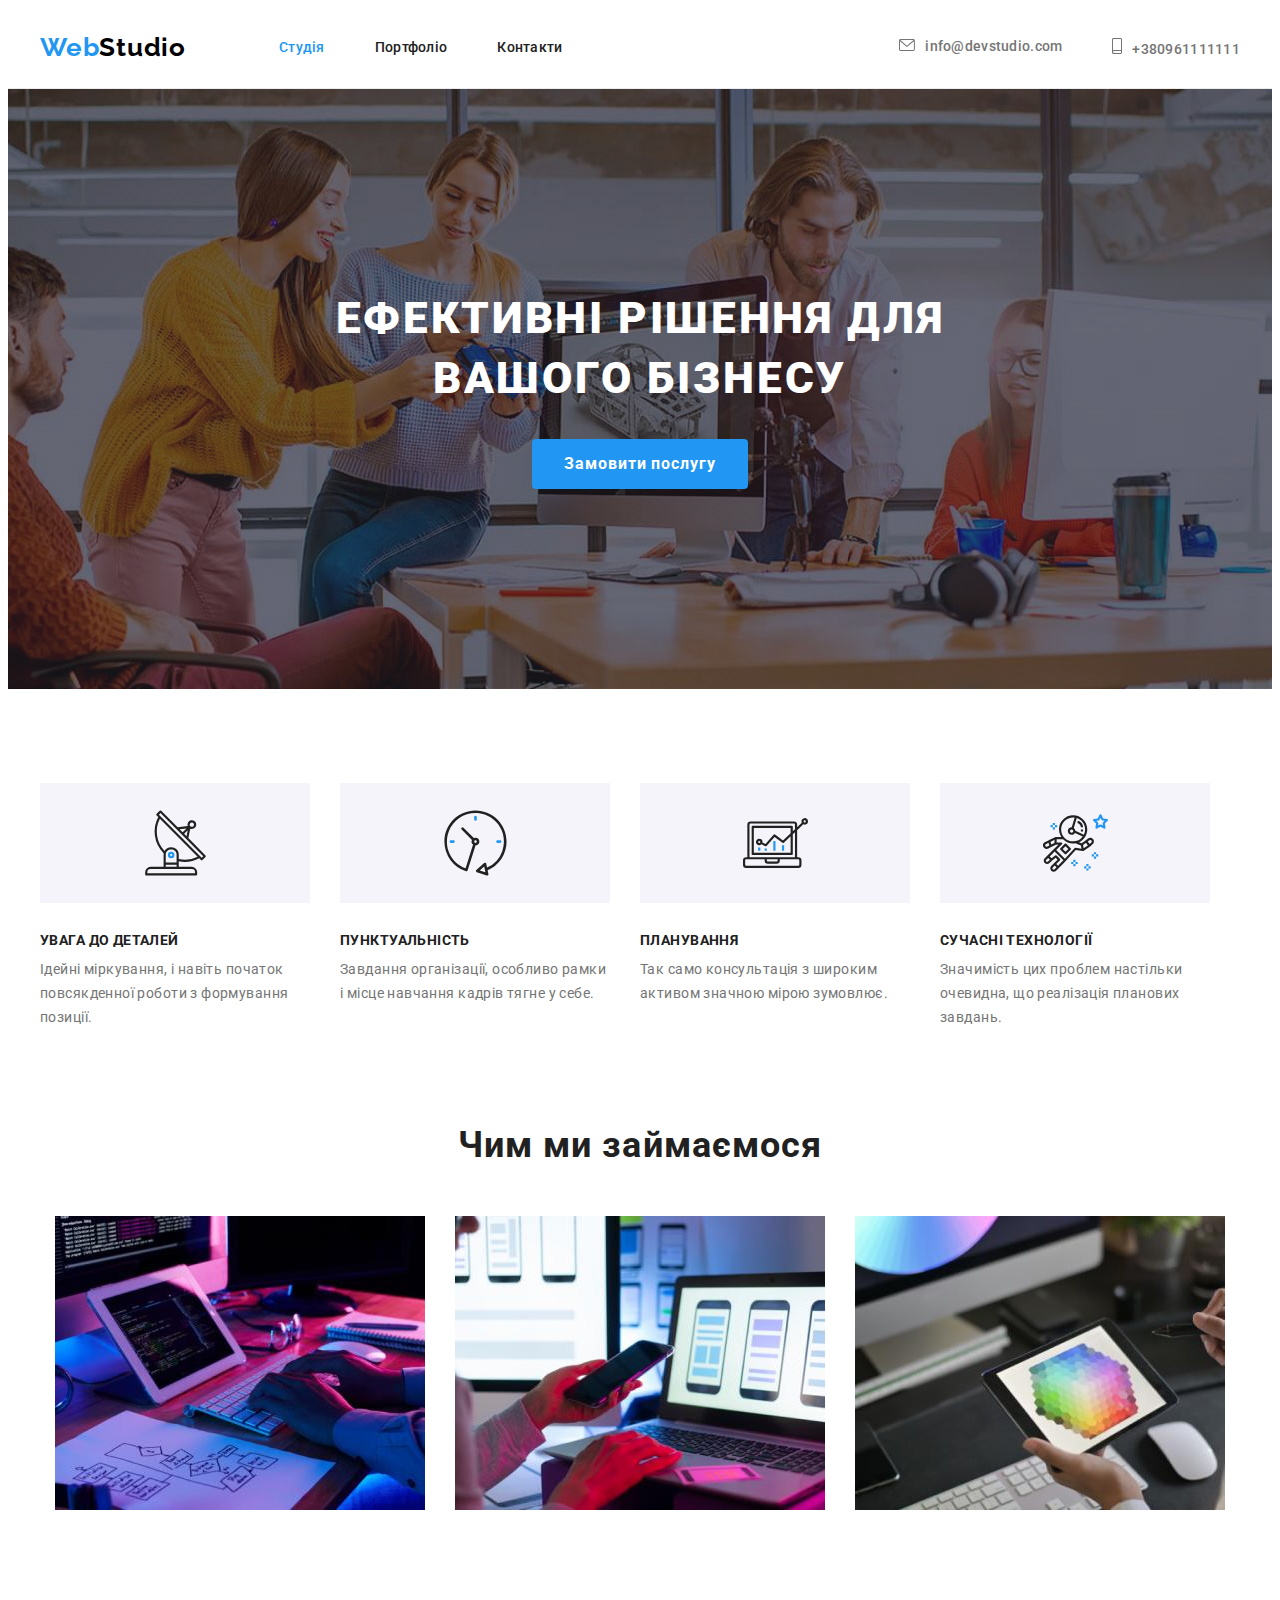
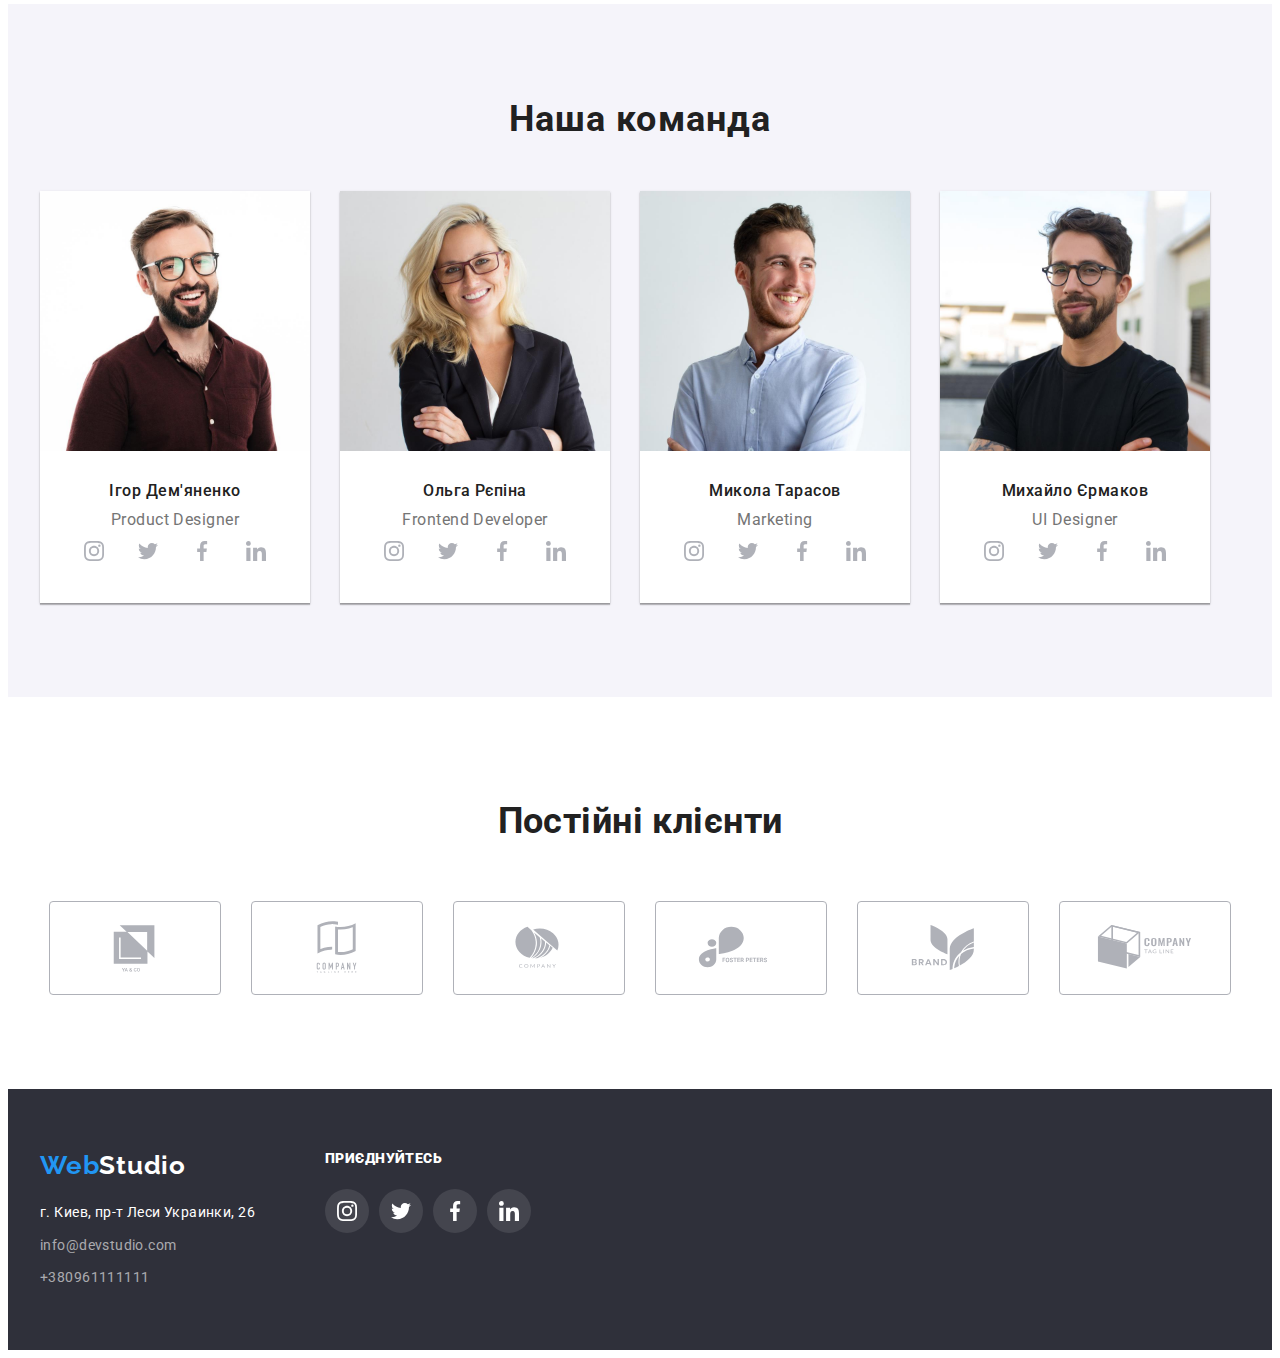
<file: index.html>
<!DOCTYPE html>
<html lang="uk">
<head>
    <meta charset="UTF-8">
    <meta http-equiv="X-UA-Compatible" content="IE=edge">
    <meta name="viewport" content="width=device-width, initial-scale=1.0">
    <title>Головна</title>
    <link rel="preconnect" href="https://fonts.googleapis.com">
    <link rel="preconnect" href="https://fonts.gstatic.com" crossorigin>
    <link href="https://fonts.googleapis.com/css2?family=Raleway:wght@700&family=Roboto:wght@400;500;700;900&display=swap"
    rel="stylesheet">
    <link rel="stylesheet" href="https://cdnjs.cloudflare.com/ajax/libs/modern-normalize/1.1.0/modern-normalize.min.css" integrity="sha512-wpPYUAdjBVSE4KJnH1VR1HeZfpl1ub8YT/NKx4PuQ5NmX2tKuGu6U/JRp5y+Y8XG2tV+wKQpNHVUX03MfMFn9Q==" crossorigin="anonymous" referrerpolicy="no-referrer" />
    <link rel="stylesheet" href="./css/styles.css">
</head>
<body>
    <header class="header">
        <div class="container header-box">
        <nav class="header-nav">
            <a class="header-logo" href="/index.html"><span class="logo-one">Web</span><span class="logo-two">Studio</span></a>
            <ul class="header-list">
            <li class="head-li"><a class="header-link current" href="./index.html">Студія</a></li>
            <li class="head-li"><a class="header-link" href="./portfolio.html">Портфоліо</a></li>
            <li class="head-li"><a class="header-link" href="#">Контакти</a></li>
           </ul>
</nav>
    <ul class="header-adress">
        <li class="header-li">
            <a class="header-mail" href="mailto:info@devstudio.com">
                <svg class="envelope">
                    <use href="./sprire.svg#icon-envelope"></use>
                </svg>info@devstudio.com</a>
        </li>
        <li class="header-li">
            <a class="header-tel" href="tel:+380961111111">
                <svg class="smartphone">
                    <use href="./sprire.svg#icon-smartphone"></use>
                </svg>+380961111111</a>
        </li>
    </ul>
        </div>
    </header>
    <main class="main">
        <section class="main-hero">
            <div class="container">
            <h1 class="main-head">Ефективні рішення для вашого бізнесу</h1>
            <button class="main-button" type="button">Замовити послугу</button>
            </div>
        </section>
        <section class="main-privilege">
        <div class="container menu-box">
        <h2 class="visually-hidden">Наші переваги</h2>
        <ul class="main-list">
            <li class="main-card">
                <div class="antenna-box">
                    <svg class="icon-antenna">
                        <use href="./sprire.svg#icon-antenna"></use>
                    </svg>
                </div>
            <h3 class="main-header">Увага до деталей</h3>
            <p class="main-text">Ідейні міркування, і навіть початок повсякденної роботи з формування позиції.</p>
            </li>
            <li class="main-card">
                <div class="clock-box"><svg class="icon-clock">
                    <use href="./sprire.svg#icon-clock"></use>
                </svg></div>
            <h3 class="main-header">Пунктуальність</h3>
             <p class="main-text">Завдання організації, особливо рамки і місце навчання кадрів тягне у себе.</p>
            </li>
            <li class="main-card">
                <div class="diagram-box"><svg class="icon-diagram">
                    <use href="./sprire.svg#icon-diagram"></use>
                </svg>
            </div>
                <h3 class="main-header">Планування</h3>
                <p class="main-text">Так само консультація з широким активом значною мірою зумовлює.</p>
            </li>
            <li class="main-card">
                <div class="astronaut-box"><svg class="icon-astronaut">
                    <use href="./sprire.svg#icon-astronaut"></use>
                </svg>
            </div>
                <h3 class="main-header">Сучасні технології</h3>
                <p class="main-text">Значимість цих проблем настільки очевидна, що реалізація планових завдань.</p>
            </li>
        </ul>
        </div>
    </section>
    <section class="main-profile">
        <div class="container">
        <h2 class="main-description">Чим ми займаємося</h2>
        <ul class="main-item">
            <li class="main-photo"><img src="./images/wtopc1.jpg" alt="Робота за пк" width="370" height="294"></li>
            <li class="main-photo"><img src="./images/wtomv2.jpg" alt="Розробка мобільної версії" width="370" height="294"></li>
            <li class="main-photo"><img src="./images/wtolp3.jpg" alt="Робота на планшеті" width="370" height="294"></li>
        </ul>
    </div>
    </section>
    <section class="main-team">
        <div class="container">
        <h2 class="main-teammate">Наша команда</h2>
        <ul class="main-teamlist">
        <li class="main-portrait">
            <img src="./images/igord.jpg" alt="Ігор Дем'яненко" width="270" height="260">
            <div class="main-surname">
            <h3 class="main-name">Ігор Дем'яненко</h3>
            <p class="main-word">Product Designer</p>
            <ul class="main-slist">
             <li>
                <a class="slist-link" href="#">
                    <svg class="icons">
                        <use href="./sprire.svg#icon-instagram"></use>
                    </svg>
                </a>
            </li>
             <li>
                <a class="slist-link" href="#">
                    <svg class="icons">
                        <use href="./sprire.svg#icon-twitter"></use>
                    </svg>
                </a>
             </li>
             <li>
                <a class="slist-link" href="#">
                    <svg class="icons">
                        <use href="./sprire.svg#icon-facebook"></use>
                    </svg>
                </a>
            </li>
             <li>
                <a class="slist-link" href="#">
                    <svg class="icons">
                        <use href="./sprire.svg#icon-linkedin"></use>
                    </svg>
            </a>
            </li>
            </ul>
            </div>
        </li>
        <li class="main-portrait">
        <img src="./images/olgar.jpg" alt="Ольга Рєпіна" width="270" height="260">
            <div class="main-surname">
            <h3 class="main-name">Ольга Рєпіна</h3>
            <p class="main-word">Frontend Developer</p>
            <ul class="main-slist">
                <li>
                    <a class="slist-link" href="#">
                        <svg class="icons">
                            <use href="./sprire.svg#icon-instagram"></use>
                        </svg>
                    </a>
                </li>
                <li>
                    <a class="slist-link" href="#">
                        <svg class="icons">
                            <use href="./sprire.svg#icon-twitter"></use>
                        </svg>
                    </a>
                </li>
                <li>
                    <a class="slist-link" href="#">
                        <svg class="icons">
                            <use href="./sprire.svg#icon-facebook"></use>
                        </svg>
                    </a>
                </li>
                <li>
                    <a class="slist-link" href="#">
                        <svg class="icons">
                            <use href="./sprire.svg#icon-linkedin"></use>
                        </svg>
                    </a>
                </li>
            </ul>
            </div>
        </li>
        <li class="main-portrait">
            <img src="./images/mykolat.jpg" alt="Микола Тарасов" width="270" height="260">
            <div class="main-surname">
            <h3 class="main-name">Микола Тарасов</h3>
            <p class="main-word">Marketing</p>
            <ul class="main-slist">
                <li>
                    <a class="slist-link" href="#">
                        <svg class="icons">
                            <use href="./sprire.svg#icon-instagram"></use>
                        </svg>
                    </a>
                </li>
                <li>
                    <a class="slist-link" href="#">
                        <svg class="icons">
                            <use href="./sprire.svg#icon-twitter"></use>
                        </svg>
                    </a>
                </li>
                <li>
                    <a class="slist-link" href="#">
                        <svg class="icons">
                            <use href="./sprire.svg#icon-facebook"></use>
                        </svg>
                    </a>
                </li>
                <li>
                    <a class="slist-link" href="#">
                        <svg class="icons">
                            <use href="./sprire.svg#icon-linkedin"></use>
                        </svg>
                    </a>
                </li>
            </ul>
            </div>
        </li>
        <li class="main-portrait">
            <img src="./images/mykhailoerm.jpg" alt="Михайло Єрмаков" width="270" height="260">
            <div class="main-surname">
            <h3 class="main-name">Михайло Єрмаков</h3>
            <p class="main-word">UI Designer</p>
            <ul class="main-slist">
                <li class="slist-list">
                    <a class="slist-link" href="#">
                        <svg class="icons">
                            <use href="./sprire.svg#icon-instagram"></use>
                        </svg>
                    </a>
                </li>
                <li class="slist-list">
                    <a class="slist-link" href="#">
                        <svg class="icons">
                            <use href="./sprire.svg#icon-twitter"></use>
                        </svg>
                    </a>
                </li>
                <li class="slist-list">
                    <a class="slist-link" href="#">
                        <svg class="icons">
                            <use href="./sprire.svg#icon-facebook"></use>
                        </svg>
                    </a>
                </li>
                <li class="slist-list">
                    <a class="slist-link" href="#">
                        <svg class="icons">
                            <use href="./sprire.svg#icon-linkedin"></use>
                        </svg>
                    </a>
                </li>
            </ul>
            </div>
        </li>
    </ul>
    </div>
    </section>
    <section class="main-clients">
        <div class="container">
            <h2 class="head-clients">Постійні клієнти</h2>
            <ul class="main-customlist">
                <li><a class="customer-link" href="#"><svg class="iconn"><use href="./sprire.svg#icon-Logo"></use></svg></a></li>
                <li><a class="customer-link" href="#"><svg class="iconn"><use href="./sprire.svg#icon-Logo1"></use></svg></a></li>
                <li><a class="customer-link" href="#"><svg class="iconn"><use href="./sprire.svg#icon-Logo2"></use></svg></a></li>
                <li><a class="customer-link" href="#"><svg class="iconn"><use href="./sprire.svg#icon-Logo3"></use></svg></a></li>
                <li><a class="customer-link" href="#"><svg class="iconn"><use href="./sprire.svg#icon-Logo4"></use></svg></a></li>
                <li><a class="customer-link" href="#"><svg class="iconn"><use href="./sprire.svg#icon-Logo5"></use></svg></a></li>
            </ul>
        </div>
    </section>
    </main>
    <footer class="footer">
        <div class="container">
            <div class="footer-general">
            <a class="footer-logo" href="/index.html"><span class="logo-three">Web</span><span class="logo-four">Studio</span></a>
            <address class="footer-adress">
            <ul class="footer-list">
                <li class="footer-word"><a class="footer-text" href="https://goo.gl/maps/96KCpsjnLDsCxa1P7" target="_blank" rel="noopener noreferrer">г. Киев, пр-т
                    Леси Украинки, 26</a></li>
                <li class="footer-word"><a class="footer-link" href="mailto:info@devstudio.com">info@devstudio.com</a></li>
                <li class="footer-word"><a class="footer-link" href="tel:+380961111111">+380961111111</a></li>
            </ul>
        </address>
        </div>
        <div class="footer-social">
            <span class="footer-title"><b>приєднуйтесь</b></span>
            <ul class="footer-slist">
                <li><a href="https://www.instagram.com/" class="social-links" target="_blank"><svg class="icon"><use href="./sprire.svg#icon-instagram"></use></svg></a></li>
                <li><a href="https://www.twitter.com/" class="social-links" target="_blank"><svg class="icon"><use href="./sprire.svg#icon-twitter"></use></svg></a></li>
                <li><a href="https://www.facebook.com/" class="social-links" target="_blank"><svg class="icon"><use href="./sprire.svg#icon-facebook"></use></svg></a></li>
                <li><a href="https://www.linkedin.com/" class="social-links" target="_blank"><svg class="icon"><use href="./sprire.svg#icon-linkedin"></use></svg></a></li>
            </ul>
        </div>
        </div>
    </footer>
</body>
</html>
</file>
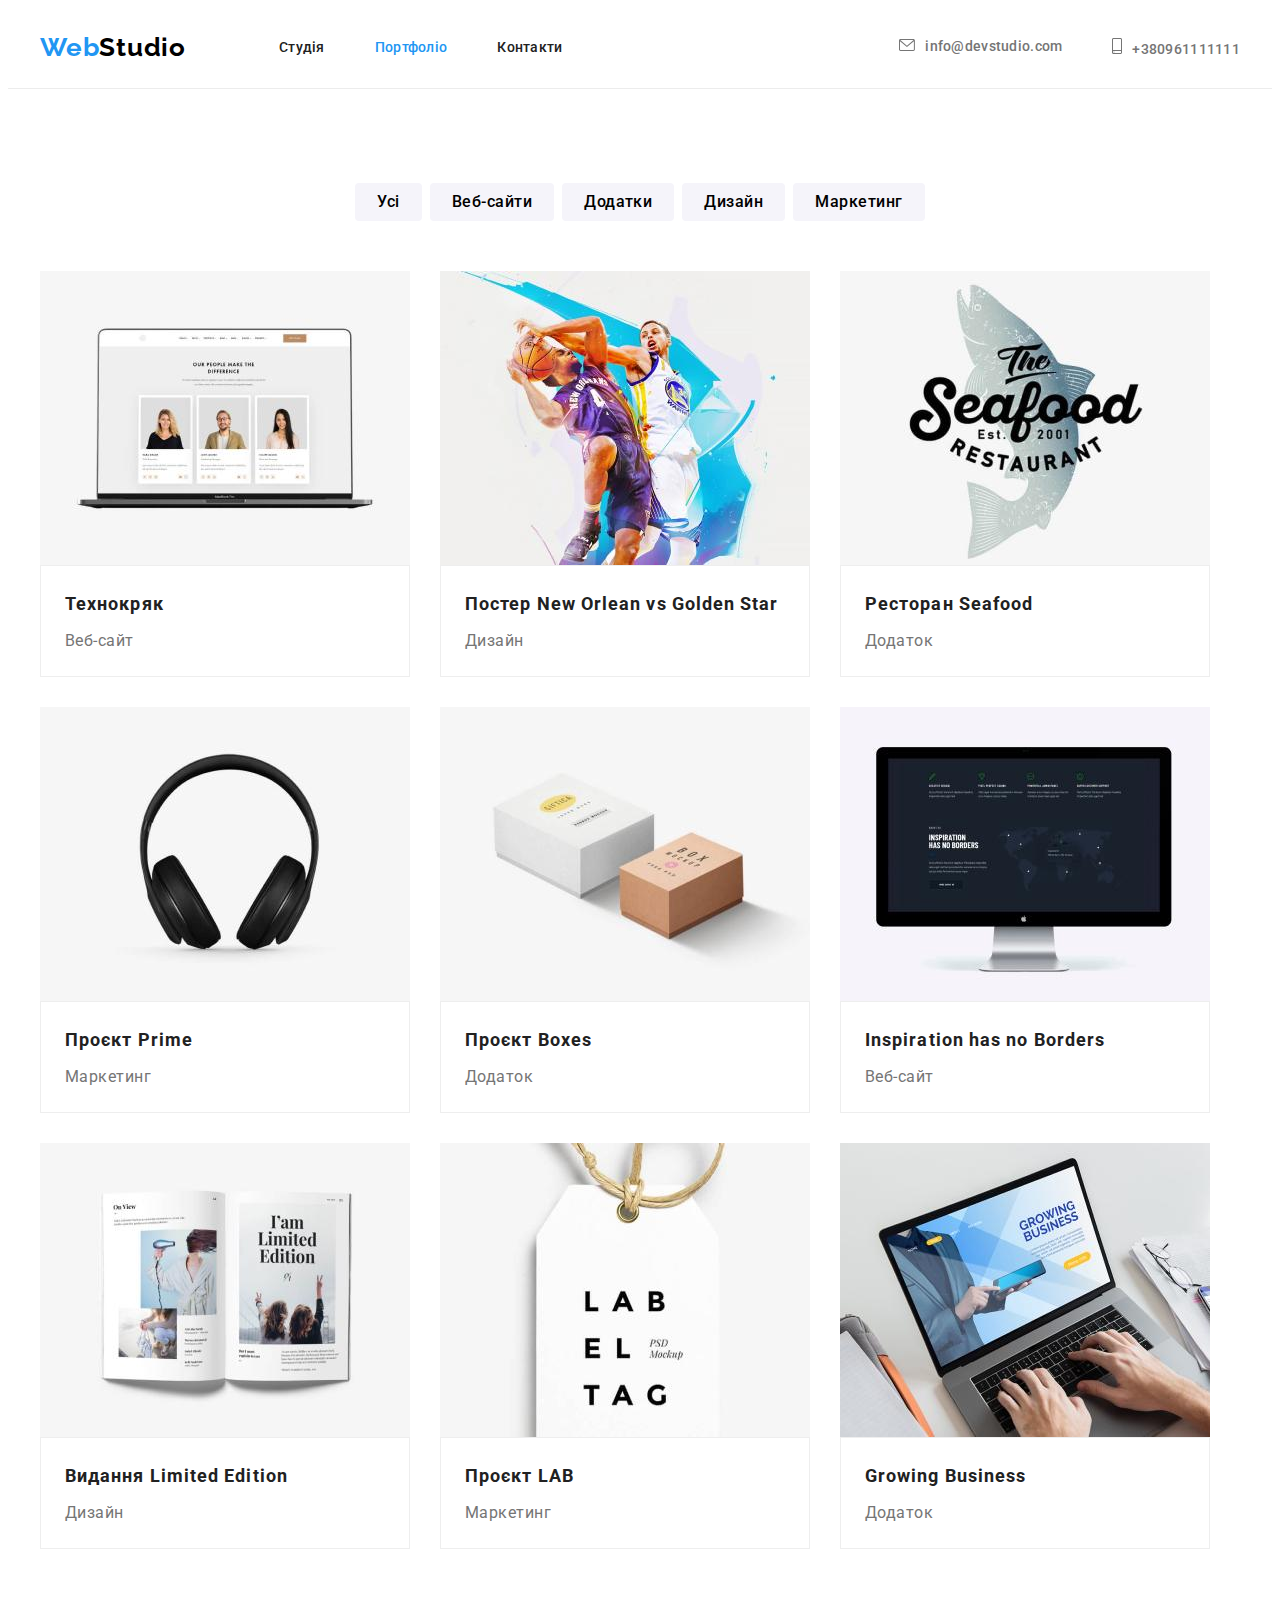
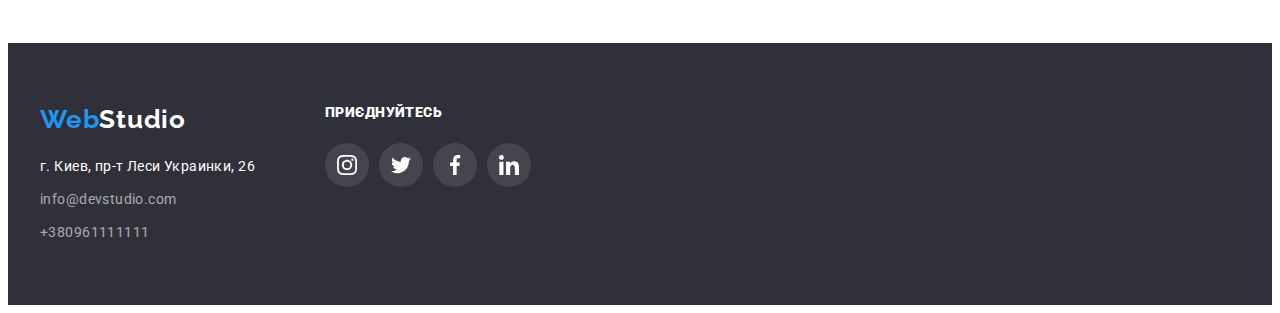
<file: portfolio.html>
<!DOCTYPE html>
<html lang="uk">
<head>
    <meta charset="UTF-8">
    <meta http-equiv="X-UA-Compatible" content="IE=edge">
    <meta name="viewport" content="width=device-width, initial-scale=1.0">
    <title>Портфоліо</title>
    <link rel="preconnect" href="https://fonts.googleapis.com">
    <link rel="preconnect" href="https://fonts.gstatic.com" crossorigin>
    <link href="https://fonts.googleapis.com/css2?family=Raleway:wght@700&family=Roboto:wght@400;500;700;900&display=swap"
    rel="stylesheet">
    <link rel="stylesheet" href="https://cdnjs.cloudflare.com/ajax/libs/modern-normalize/1.1.0/modern-normalize.min.css" integrity="sha512-wpPYUAdjBVSE4KJnH1VR1HeZfpl1ub8YT/NKx4PuQ5NmX2tKuGu6U/JRp5y+Y8XG2tV+wKQpNHVUX03MfMFn9Q==" crossorigin="anonymous" referrerpolicy="no-referrer" />
    <link rel="stylesheet" href="./css/styles.css">
</head>
<body>
<header class="header">
    <div class="container header-box">
        <nav class="header-nav">
            <a class="header-logo" href="/index.html"><span class="logo-one">Web</span><span
                    class="logo-two">Studio</span></a>
            <ul class="header-list">
                <li class="head-li"><a class="header-link" href="./index.html">Студія</a></li>
                <li class="head-li"><a class="header-link current" href="./portfolio.html">Портфоліо</a></li>
                <li class="head-li"><a class="header-link" href="#">Контакти</a></li>
            </ul>
        </nav>
        <ul class="header-adress">
            <li class="header-li">
                <a class="header-mail" href="mailto:info@devstudio.com">
                    <svg class="envelope">
                        <use href="./sprire.svg#icon-envelope"></use>
                    </svg>info@devstudio.com</a>
            </li>
            <li class="header-li">
                <a class="header-tel" href="tel:+380961111111">
                    <svg class="smartphone">
                        <use href="./sprire.svg#icon-smartphone"></use>
                    </svg>+380961111111</a>
            </li>
        </ul>
    </div>
</header>
    <main class="main">
        <section class="main-items">
            <div class="container">
            <h1 class="visually-hidden">Наші роботи</h1>
            <ul class="main-btns">
            <li class="main-pic"><button class="main-btn" type="button">Усі</button></li>
            <li class="main-pic"><button class="main-btn" type="button">Веб-сайти</button></li>
            <li class="main-pic"><button class="main-btn" type="button">Додатки</button></li>
            <li class="main-pic"><button class="main-btn" type="button">Дизайн</button></li>
            <li class="main-pic"><button class="main-btn" type="button">Маркетинг</button></li>
            </ul>
            <div class="main-icons">
            <ul class="main-icon">
            <li class="main-img">
                <img src="./images/img1.jpg" alt="Сторінка веб-сайту" width="370" height="294">
                <div class="main-cards">
                <h2 class="main-project">Технокряк</h2>
                <p class="main-desc">Веб-сайт</p>
                </div>
            </li>
            <li class="main-img">
                <img src="./images/img2.jpg" alt="Постер New Orlean" width="370" height="294">
                <div class="main-cards">
                <h2 class="main-project">Постер New Orlean vs Golden Star</h2>
                <p class="main-desc">Дизайн</p>
                </div>
            </li>
            <li class="main-img">
                <img src="./images/img3.jpg" alt="Емблема ресторану" width="370" height="294">
                <div class="main-cards">
                <h2 class="main-project">Ресторан Seafood</h2>
                <p class="main-desc">Додаток</p>
                </div>
            </li>
            <li class="main-img">
                <img src="./images/img4.jpg" alt="Навушники Prime" width="370" height="294">
                <div class="main-cards">
                <h2 class="main-project">Проєкт Prime</h2>
                <p class="main-desc">Маркетинг</p>
                </div>
            </li>
            <li class="main-img">
                <img src="./images/img5.jpg" alt="Коробки" width="370" height="294">
                <div class="main-cards">
                <h2 class="main-project">Проєкт Boxes</h2>
                <p class="main-desc">Додаток</p>
                </div>
            </li>
            <li class="main-img">
                <img src="./images/img6.jpg" alt="Сторінка сайту" width="370" height="294">
                <div class="main-cards">
                <h2 class="main-project">Inspiration has no Borders</h2>
                <p class="main-desc">Веб-сайт</p>
                </div>
            </li>
            <li class="main-img">
                <img src="./images/img7.jpg" alt="Сторінка книги" width="370" height="294">
                <div class="main-cards">
                <h2 class="main-project">Видання Limited Edition</h2>
                <p class="main-desc">Дизайн</p>
                </div>
            </li>
            <li class="main-img">
                <img src="./images/img8.jpg" alt="Зображення-візитка" width="370" height="294">
                <div class="main-cards">
                <h2 class="main-project">Проєкт LAB</h2>
                <p class="main-desc">Маркетинг</p>
                </div>
            </li>
            <li class="main-img">
                <img src="./images/img9.jpg" alt="Інтернет-сторінка компанії" width="370" height="294">
                <div class="main-cards">
                <h2 class="main-project">Growing Business</h2>
                <p class="main-desc">Додаток</p>
                </div>
            </li>
        </ul>
            </div>
        </section>
    </main>
    <footer class="footer">
        <div class="container">
            <div class="footer-general">
                <a class="footer-logo" href="/index.html"><span class="logo-three">Web</span><span
                        class="logo-four">Studio</span></a>
                <address class="footer-adress">
                    <ul class="footer-list">
                        <li class="footer-word"><a class="footer-text" href="https://goo.gl/maps/96KCpsjnLDsCxa1P7"
                                target="_blank" rel="noopener noreferrer">г. Киев, пр-т
                                Леси Украинки, 26</a></li>
                        <li class="footer-word"><a class="footer-link"
                                href="mailto:info@devstudio.com">info@devstudio.com</a></li>
                        <li class="footer-word"><a class="footer-link" href="tel:+380961111111">+380961111111</a></li>
                    </ul>
                </address>
            </div>
            <div class="footer-social">
                <span class="footer-title"><b>приєднуйтесь</b></span>
                <ul class="footer-slist">
                    <li><a href="https://www.instagram.com/" class="social-links" target="_blank"><svg class="icon">
                                <use href="./sprire.svg#icon-instagram"></use>
                            </svg></a></li>
                    <li><a href="https://www.twitter.com/" class="social-links" target="_blank"><svg class="icon">
                                <use href="./sprire.svg#icon-twitter"></use>
                            </svg></a></li>
                    <li><a href="https://www.facebook.com/" class="social-links" target="_blank"><svg class="icon">
                                <use href="./sprire.svg#icon-facebook"></use>
                            </svg></a></li>
                    <li><a href="https://www.linkedin.com/" class="social-links" target="_blank"><svg class="icon">
                                <use href="./sprire.svg#icon-linkedin"></use>
                            </svg></a></li>
                </ul>
            </div>
        </div>
    </footer>
</body>
</html>
</file>
<file: css/styles.css>
:root {
    --background-color: #F5F5F5;
    --background-header-color: #FFFFFF;
    --background-main-color: #2F303A;
    --primary-text-color: #212121;
    --secondary-text-color: #FFFFFF;
    --third-text-color: #2196F3;
    --black-text-color: #000000;
    --adress-text-color: #757575;
    --background-team-color: #F5F4FA;
    --footer-text-color: rgba(255, 255, 255, 0.6);
    --main-button-color: #188CE8;
}
body {
    background-color: var(--background-header-color);
    font-family: Roboto, sans-serif;
    font-size: 14px;
    color: var(--primary-text-color);
    letter-spacing: 0.03em;
}
a {text-decoration: none;}
ul {margin: 0; padding: 0;}
li {list-style: none;}
img {display: block; max-width: 100%; height: auto;}
h1, h2, h3, h4, h5, h6, p {margin: 0;}
button {
    display: block;
    margin: 0 auto;
    cursor: pointer;
    border: none;
    border-radius: 4px;
}

 /*                             HEADER                   */

.header {
border-bottom: 1px solid #ECECEC;
}
.header-nav {
display: flex;
align-items: center;
}
.container {
max-width: 1200px;
padding-left: 15px;
padding-right: 15px;
margin: 0 auto;
}
.header-box {
display: flex;
align-items: center;
}
.header-logo {
padding-top: 24px;
padding-bottom: 25px;
margin-right: 93px;
}
.logo-one {
color: var(--third-text-color);
font-family: Raleway, sans-serif;
font-weight: 700;
font-size: 26px;
line-height: 1.19;
text-align: left;
vertical-align: top;
letter-spacing: 0.03em;
}
.logo-two {
color: var(--black-text-color);
font-family: Raleway, sans-serif;
font-weight: 700;
font-size: 26px;
line-height: 1.19;
text-align: left;
vertical-align: top;
letter-spacing: 0.03em;
}
.header-list {
display: flex;
}
.header-link {
padding-top: 32px;
padding-bottom: 32px;
display: inline-block;
color: var(--primary-text-color);
font-weight: 500;
line-height: 1.14;
letter-spacing: 0.02em;
}
.header-link:hover, .header-link:focus {
    color: var(--third-text-color);
}
.head-li {
margin-right: 50px;
}
:last-child.head-li {
margin-right: 0px;
}
.current {
color: var(--third-text-color);
}
.header-adress {
display: flex;
margin-left: auto;
}
.header-li {
margin-right: 50px;
}
:last-child.header-li {
margin-right: 0px;
}
.header-mail, .header-tel {
padding-top: 32px;
padding-bottom: 32px;
color: var(--adress-text-color);
font-weight: 500;
line-height: 1.14;
letter-spacing: 0.02em;
}
.header-mail:hover, .header-mail:focus {
    color: var(--third-text-color);
}
.header-tel:hover, .header-tel:focus {
    color: var(--third-text-color);
}
.envelope {
width: 16px;
height: 12px;
margin-right: 10px;
fill: currentColor;
}
.smartphone {
width: 10px;
height: 16px;
margin-right: 10px;
fill: currentColor;
}

/*                     MAIN                      */

.main-hero {
background-color: var(--background-main-color);
background-image: linear-gradient(rgba(47, 48, 58, 0.4), rgba(47, 48, 58, 0.4)), url(../images/Img.jpg);
background-repeat: no-repeat;
background-position: center;
text-align: center;
padding-top: 200px;
padding-bottom: 200px;
}
.main-head {
margin-top: 0px;
margin-left: auto;
margin-right: auto;
margin-bottom: 30px;
width: 696px;
color: var(--secondary-text-color);
font-weight: 900;
font-size: 44px;
line-height: 1.36;
letter-spacing: 0.06em;
text-transform: uppercase;
}
.main-button {
font-family: inherit;
padding-top: 10px;
padding-bottom: 10px;
padding-left: 32px;
padding-right: 32px;
background-color: var(--third-text-color);
color: var(--secondary-text-color);
font-weight: 700;
font-size: 16px;
line-height: 1.87;
text-align: Center;
letter-spacing: 0.06em;
}
.main-button:hover, .main-button:focus {
    background-color: var(--main-button-color);
}
.main-privilege {
padding-top: 94px;
padding-bottom: 94px;
}
.visually-hidden {
position: absolute;
white-space: nowrap;
width: 1px;
height: 1px;
overflow: hidden;
border: 0;
padding: 0;
clip: rect(0 0 0 0);
clip-path: inset(50%);
margin: -1px;
}
.main-list {
display: flex;
}
.main-card {
width: 270px;
margin-right: 30px;
}
:last-child.main-card {
margin-right: 0px;
}
.antenna-box, .clock-box, .diagram-box, .astronaut-box {
display: flex;
margin-bottom: 30px;
background-color: var(--background-team-color);
height: 120px;
justify-content: center;
align-items: center;
}
.icon-antenna, .icon-clock, .icon-diagram, .icon-astronaut {
width: 65px;
height: 70px;
justify-content: center;
align-items: center;
}

.main-header {
margin-bottom: 10px;
font-size: 14px;
font-weight: 700;
line-height: 1.14;
text-align: Left;
vertical-align: Top;
letter-spacing: 0.03em;
text-transform: uppercase;
}
.main-text {
color: var(--adress-text-color);
line-height: 1.71;
text-align: Left;
vertical-align: Top;
letter-spacing: 0.03em;
}
.main-profile {
display: flex;
padding-bottom: 94px;
}
.main-description {
margin-top: 0px;
margin-bottom: 50px;
font-weight: 700;
font-size: 36px;
line-height: 1.17;
text-align: Center;
vertical-align: Top;
letter-spacing: 0.03em;
}
.main-item {
display: flex;
}
.main-photo {
width: 370px;
margin-right: 30px;
}
:last-child.main-photo {
margin-right: 0px;
}
.main-team {
background-color: var(--background-team-color);
padding-top: 94px;
padding-bottom: 94px;
}
.main-teammate {
margin-top: 0px;
margin-bottom: 50px;
font-weight: 700;
font-size: 36px;
line-height: 1.17;
text-align: Center;
vertical-align: Top;
letter-spacing: 0.03em;
}
.main-teamlist {
display: flex;
}
.main-portrait {
background-color: var(--background-header-color);
width: 270px;
margin-right: 30px;
box-shadow: 0px 1px 3px rgba(0, 0, 0, 0.12), 0px 1px 1px rgba(0, 0, 0, 0.14), 0px 2px 1px rgba(0, 0, 0, 0.2);
}
:last-child.main-portrait {
margin-right: 0px;
}
.main-surname {
padding: 30px 0;
}
.main-name {
margin-bottom: 10px;
font-weight: 500;
font-size: 16px;
line-height: 19px;
text-align: Center;
vertical-align: Top;
letter-spacing: 0.03em;
}
.main-word {
color: var(--adress-text-color);
font-size: 16px;
line-height: 1.19;
text-align: Center;
vertical-align: Top;
letter-spacing: 0.03em;
}
.main-slist {
display: flex;
justify-content: center;
text-align: center;
align-items: center;
gap: 10px;
}
.slist-link {
display: flex;
justify-content: center;
align-items: center;
border-radius: 50%;
width: 44px;
height: 44px;
background-color: var(--secondary-text-color);
color: #afb1b8;
border: transparent;
}
.icons {
    width: 20px;
    height: 20px;
    fill: currentColor;
}
.main-clients {
padding-top: 94px;
padding-bottom: 94px;
}
.head-clients {
margin-bottom: 50px;
font-weight: 700;
font-size: 36px;
line-height: 1.67;
text-align: center;
color: var(--primary-text-color);
}
.main-customlist {
display: flex;
justify-content: center;
align-items: center;
gap: 30px;
}
.customer-link {
display: flex;
justify-content: center;
align-items: center;
width: 170px;
height: 92px;
border: 1px solid #afb1b8;
border-radius: 4px;
color: #AFB1B8;;
}
.iconn {
fill: currentColor;
width: 106px;
height: 60px;
}
.customer-link:hover {
color: var(--third-text-color);
border-color: var(--third-text-color);
}
.main-items {
padding-top: 94px;
padding-bottom: 94px;
}
.main-btns {
display: flex;
justify-content: center;
margin-bottom: 50px;
}
.main-pic {
margin-right: 8px;
}
:last-child.main-pic {
margin-right: 0px;
}
.main-btn {
padding-top: 6px;
padding-bottom: 6px;
padding-left: 22px;
padding-right: 22px;
background-color: var(--background-team-color);
border: var(--third-text-color);
border-radius: 4px;
font-family: inherit;
font-weight: 500;
font-size: 16px;
line-height: 1.6;
text-align: Center;
vertical-align: Top;
letter-spacing: 0.03em;
}

.main-btn:hover, .main-btn:focus {
    background-color: var(--third-text-color);
    color: var(--background-header-color);
}
.main-icons {
display: flex;
}
.main-icon {
display: flex;
flex-wrap: wrap;
}
.main-img {
width: 370px;
margin-right: 30px;
margin-bottom: 30px;
}
.main-img:nth-child(3n) {
margin-right: 0px;
}
.main-img:nth-last-child(-n+3) {
margin-bottom: 0px;
}
.main-cards {
border: #EEEEEE solid 1px;
padding-left: 24px;
padding-right: 24px;
padding-top: 20px;
padding-bottom: 20px;
}
.main-project {
margin-bottom: 4px;
font-weight: 700;
font-size: 18px;
line-height: 2;
text-align: Left;
vertical-align: Top;
letter-spacing: 0.06em;
}
.main-desc {
color: var(--adress-text-color);
font-size: 16px;
line-height: 1.88;
text-align: Left;
vertical-align: Top;
letter-spacing: 0.03em;
}

/*                        FOOTER                              */

.footer {
background-color: var(--background-main-color);
padding-top: 60px;
padding-bottom: 60px;
}
.footer .container {
display: flex;
align-items: baseline;
}
.footer-general {
margin-right: 70px;
}
.footer-adress {
    font-style: normal;
}
.footer-logo {
margin-bottom: 20px;
display: inline-block;
}
.logo-three {
color: var(--third-text-color);
font-family: Raleway, sans-serif;
font-weight: 700;
font-size: 26px;
line-height: 1.19;
text-align: left;
vertical-align: top;
letter-spacing: 0.03em;
}
.logo-four {
color: var(--background-header-color);
font-family: Raleway, sans-serif;
font-weight: 700;
font-size: 26px;
line-height: 1.19;
text-align: left;
vertical-align: top;
letter-spacing: 0.03em;
}
.footer-word {
margin-bottom: 9px;
}
:last-child.footer-word {
margin-bottom: 0px;
}
.footer-text{
color: var(--background-header-color);
line-height: 1.71;
text-align: Left;
vertical-align: Top;
letter-spacing: 0.03em;
}
.footer-link {
color: var(--footer-text-color);
line-height: 1.71;
text-align: Left;
vertical-align: Top;
letter-spacing: 0.03em;
}
.footer-text:hover, .footer-link:hover {
color: var(--third-text-color);
}
.footer-text:focus, .footer-link:focus {
color: var(--third-text-color);
}
.footer-title {
display: inline-block;
margin-bottom: 20px;
font-weight: 700;
font-size: 14px;
line-height: 1.42;
text-transform: uppercase;
color: var(--secondary-text-color);
}
.footer-slist {
display: flex;
gap: 10px;
}
.social-links {
display: flex;
justify-content: center;
align-items: center;
border-radius: 50%;
width: 44px;
height: 44px;
background-color:rgba(255, 255, 255, 0.1);
color: var(--secondary-text-color);
}
.icon {
width: 20px;
height: 20px;
fill: currentColor;
}
.social-links:hover, .social-links:focus {
background-color: var(--third-text-color);
color: var(--secondary-text-color);
}
</file>
